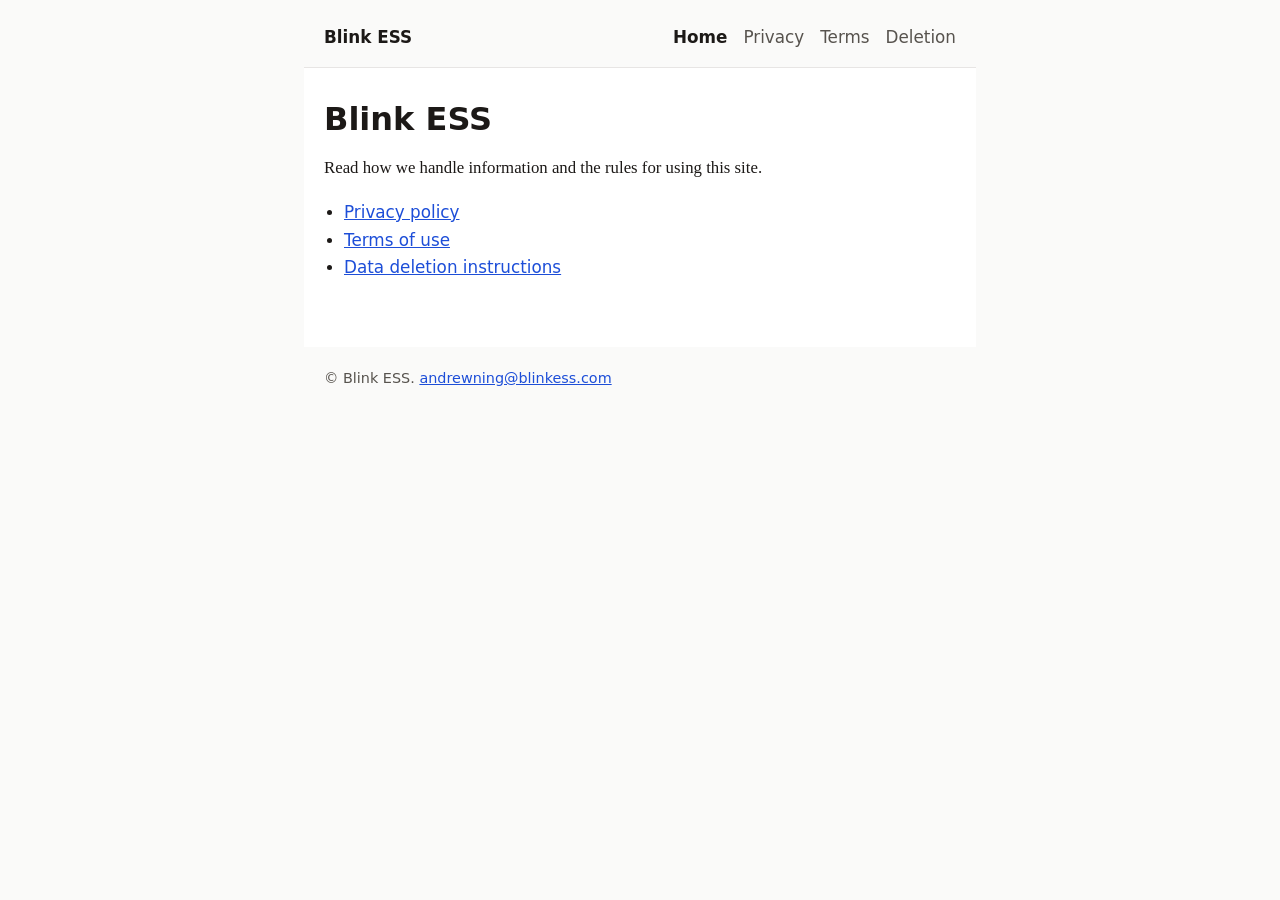
<file: index.html>
<!DOCTYPE html>
<html lang="en">
<head>
  <meta charset="utf-8">
  <meta name="viewport" content="width=device-width, initial-scale=1">
  <title>Blink ESS</title>
  <link rel="stylesheet" href="styles.css">
</head>
<body>
  <header class="site-header">
    <a class="brand" href="index.html">Blink ESS</a>
    <nav>
      <a href="index.html" aria-current="page">Home</a>
      <a href="privacy.html">Privacy</a>
      <a href="terms.html">Terms</a>
      <a href="deletion.html">Deletion</a>
    </nav>
  </header>
  <main>
    <h1>Blink ESS</h1>
    <p>Read how we handle information and the rules for using this site.</p>
    <ul class="doc-links">
      <li><a href="privacy.html">Privacy policy</a></li>
      <li><a href="terms.html">Terms of use</a></li>
      <li><a href="deletion.html">Data deletion instructions</a></li>
    </ul>
  </main>
  <footer>
    <p>&copy; Blink ESS. <a href="mailto:andrewning@blinkess.com">andrewning@blinkess.com</a></p>
  </footer>
</body>
</html>
</file>
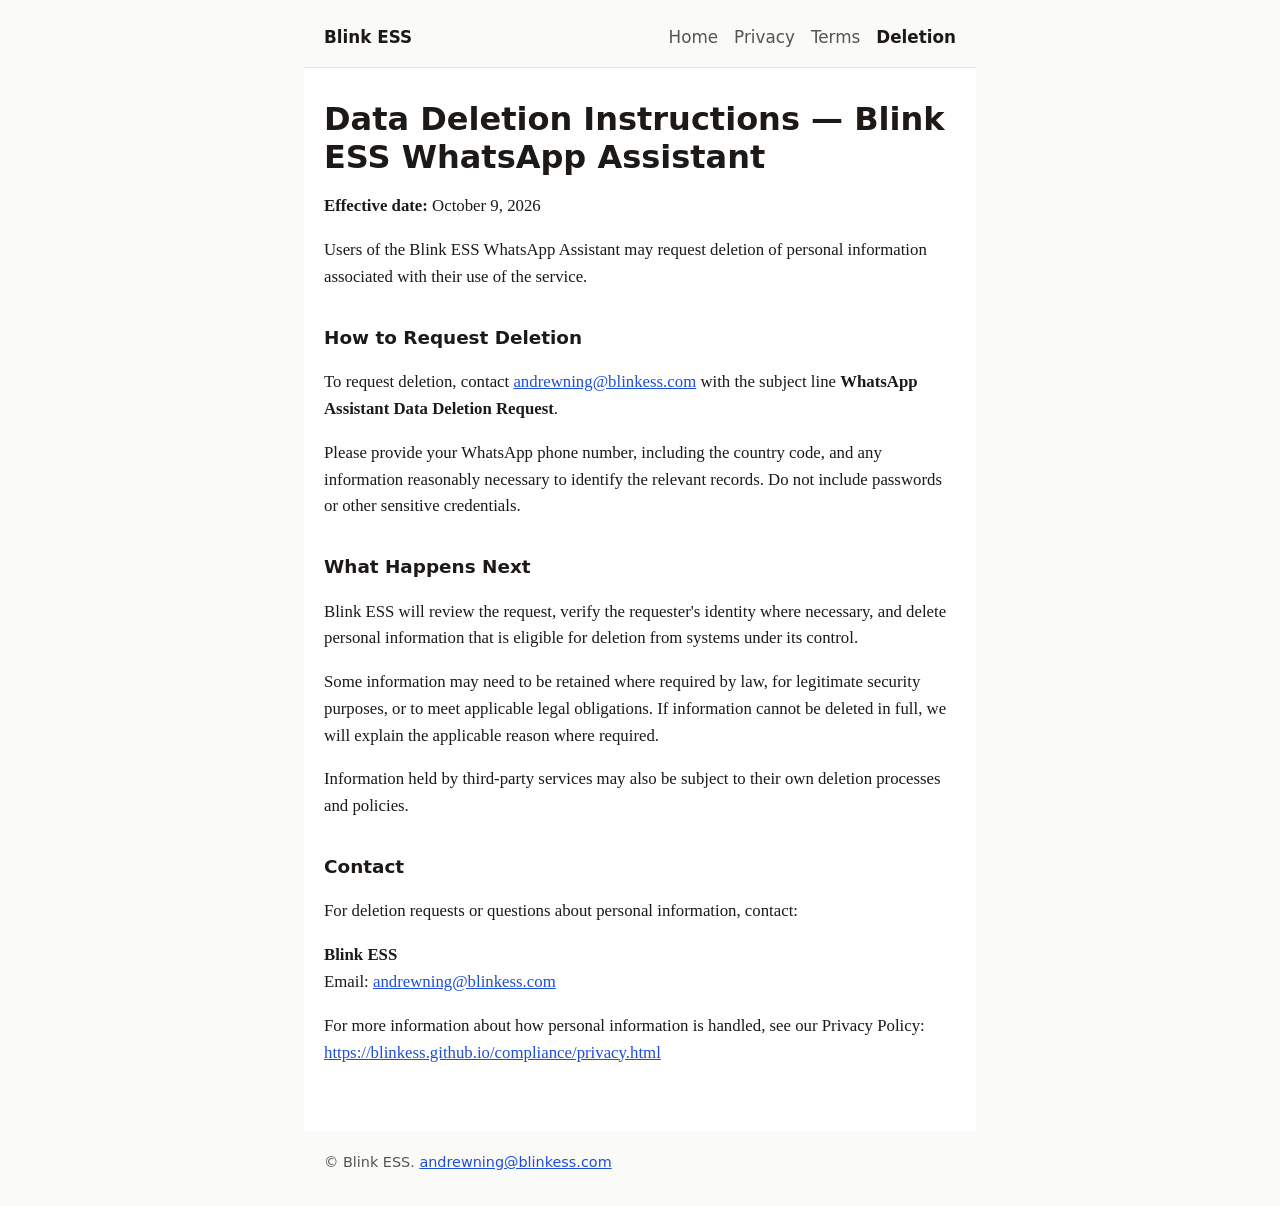
<file: deletion.html>
<!DOCTYPE html>
<html lang="en">
<head>
  <meta charset="utf-8">
  <meta name="viewport" content="width=device-width, initial-scale=1">
  <title>Data Deletion Instructions — Blink ESS WhatsApp Assistant</title>
  <link rel="stylesheet" href="styles.css">
</head>
<body>
  <header class="site-header">
    <a class="brand" href="index.html">Blink ESS</a>
    <nav>
      <a href="index.html">Home</a>
      <a href="privacy.html">Privacy</a>
      <a href="terms.html">Terms</a>
      <a href="deletion.html" aria-current="page">Deletion</a>
    </nav>
  </header>
  <main>
    <h1>Data Deletion Instructions — Blink ESS WhatsApp Assistant</h1>
    <p><strong>Effective date:</strong> October 9, 2026</p>
    <p>Users of the Blink ESS WhatsApp Assistant may request deletion of personal information associated with their use of the service.</p>

    <h2>How to Request Deletion</h2>
    <p>To request deletion, contact <a href="mailto:andrewning@blinkess.com">andrewning@blinkess.com</a> with the subject line <strong>WhatsApp Assistant Data Deletion Request</strong>.</p>
    <p>Please provide your WhatsApp phone number, including the country code, and any information reasonably necessary to identify the relevant records. Do not include passwords or other sensitive credentials.</p>

    <h2>What Happens Next</h2>
    <p>Blink ESS will review the request, verify the requester's identity where necessary, and delete personal information that is eligible for deletion from systems under its control.</p>
    <p>Some information may need to be retained where required by law, for legitimate security purposes, or to meet applicable legal obligations. If information cannot be deleted in full, we will explain the applicable reason where required.</p>
    <p>Information held by third-party services may also be subject to their own deletion processes and policies.</p>

    <h2>Contact</h2>
    <p>For deletion requests or questions about personal information, contact:</p>
    <p><strong>Blink ESS</strong><br>Email: <a href="mailto:andrewning@blinkess.com">andrewning@blinkess.com</a></p>
    <p>For more information about how personal information is handled, see our Privacy Policy: <a href="privacy.html">https://blinkess.github.io/compliance/privacy.html</a></p>
  </main>
  <footer>
    <p>&copy; Blink ESS. <a href="mailto:andrewning@blinkess.com">andrewning@blinkess.com</a></p>
  </footer>
</body>
</html>
</file>
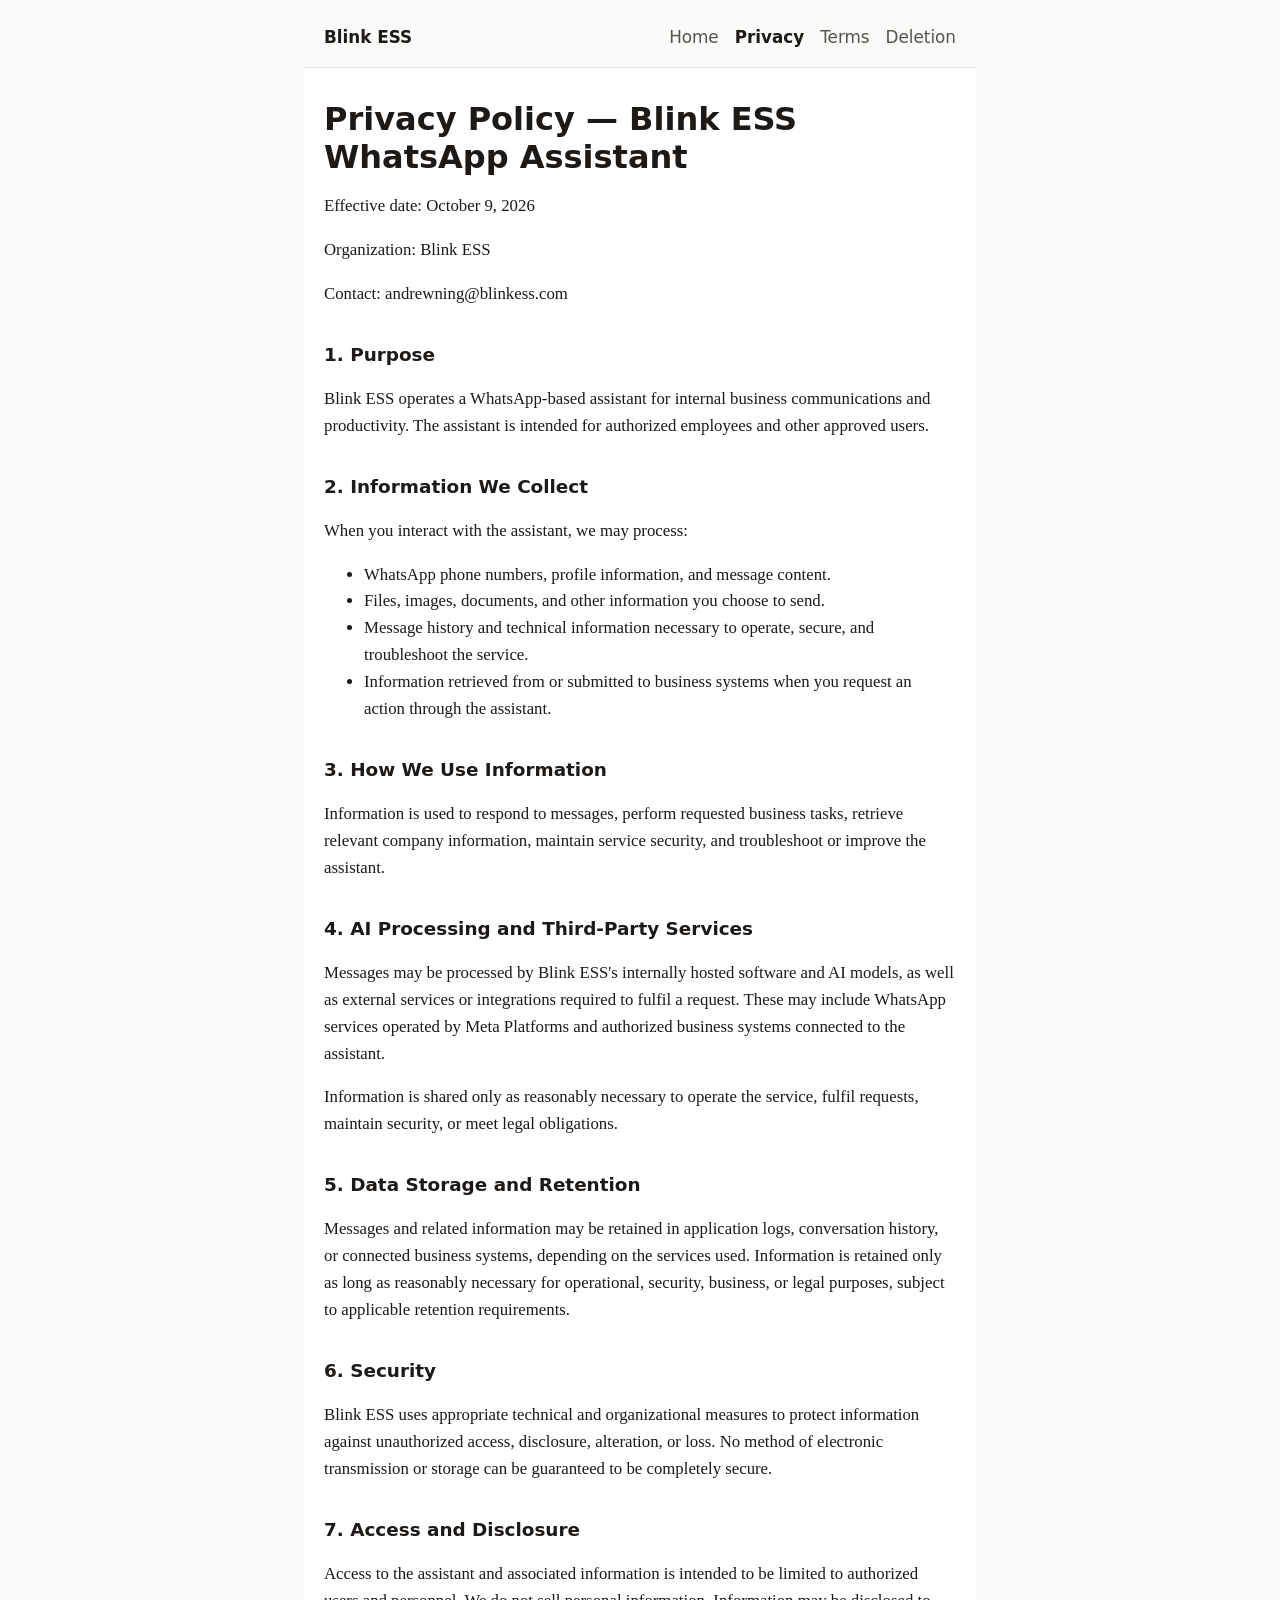
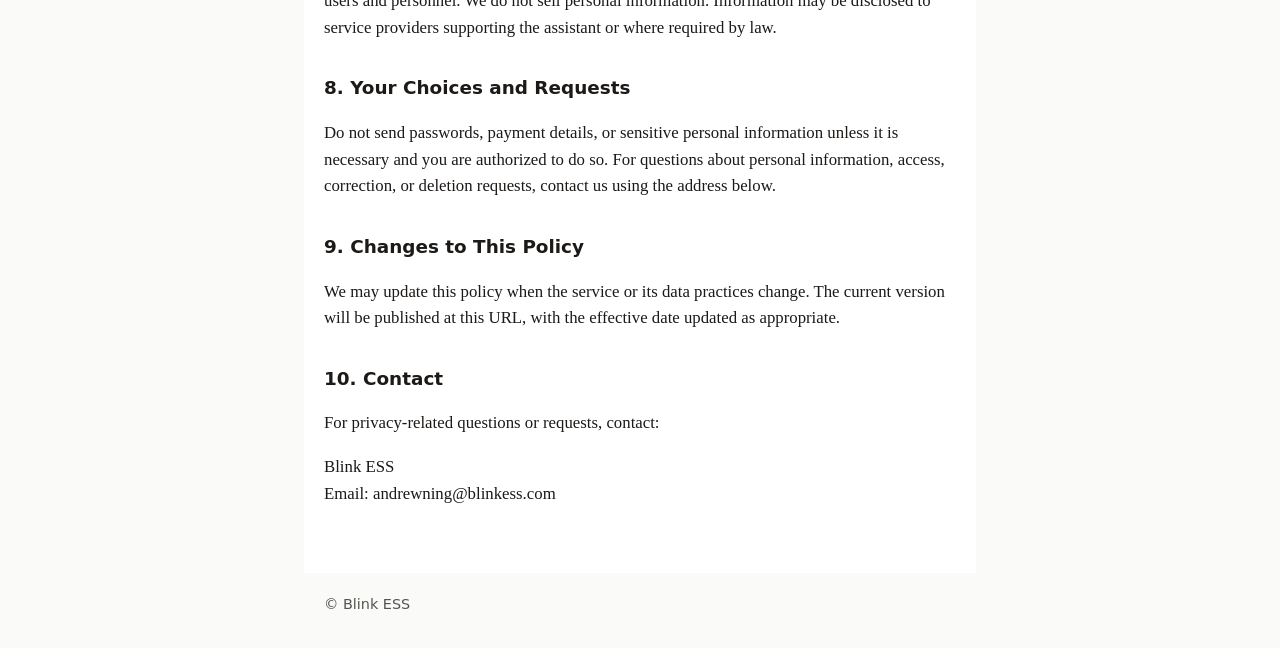
<file: privacy.html>
<!DOCTYPE html>
<html lang="en">
<head>
  <meta charset="utf-8">
  <meta name="viewport" content="width=device-width, initial-scale=1">
  <title>Privacy Policy — Blink ESS WhatsApp Assistant</title>
  <link rel="stylesheet" href="styles.css">
</head>
<body>
  <header class="site-header">
    <a class="brand" href="index.html">Blink ESS</a>
    <nav>
      <a href="index.html">Home</a>
      <a href="privacy.html" aria-current="page">Privacy</a>
      <a href="terms.html">Terms</a>
      <a href="deletion.html">Deletion</a>
    </nav>
  </header>
  <main>
    <h1>Privacy Policy — Blink ESS WhatsApp Assistant</h1>
    <p>Effective date: October 9, 2026</p>
    <p>Organization: Blink ESS</p>
    <p>Contact: andrewning@blinkess.com</p>

    <h2>1. Purpose</h2>
    <p>Blink ESS operates a WhatsApp-based assistant for internal business communications and productivity. The assistant is intended for authorized employees and other approved users.</p>

    <h2>2. Information We Collect</h2>
    <p>When you interact with the assistant, we may process:</p>
    <ul>
      <li>WhatsApp phone numbers, profile information, and message content.</li>
      <li>Files, images, documents, and other information you choose to send.</li>
      <li>Message history and technical information necessary to operate, secure, and troubleshoot the service.</li>
      <li>Information retrieved from or submitted to business systems when you request an action through the assistant.</li>
    </ul>

    <h2>3. How We Use Information</h2>
    <p>Information is used to respond to messages, perform requested business tasks, retrieve relevant company information, maintain service security, and troubleshoot or improve the assistant.</p>

    <h2>4. AI Processing and Third-Party Services</h2>
    <p>Messages may be processed by Blink ESS's internally hosted software and AI models, as well as external services or integrations required to fulfil a request. These may include WhatsApp services operated by Meta Platforms and authorized business systems connected to the assistant.</p>
    <p>Information is shared only as reasonably necessary to operate the service, fulfil requests, maintain security, or meet legal obligations.</p>

    <h2>5. Data Storage and Retention</h2>
    <p>Messages and related information may be retained in application logs, conversation history, or connected business systems, depending on the services used. Information is retained only as long as reasonably necessary for operational, security, business, or legal purposes, subject to applicable retention requirements.</p>

    <h2>6. Security</h2>
    <p>Blink ESS uses appropriate technical and organizational measures to protect information against unauthorized access, disclosure, alteration, or loss. No method of electronic transmission or storage can be guaranteed to be completely secure.</p>

    <h2>7. Access and Disclosure</h2>
    <p>Access to the assistant and associated information is intended to be limited to authorized users and personnel. We do not sell personal information. Information may be disclosed to service providers supporting the assistant or where required by law.</p>

    <h2>8. Your Choices and Requests</h2>
    <p>Do not send passwords, payment details, or sensitive personal information unless it is necessary and you are authorized to do so. For questions about personal information, access, correction, or deletion requests, contact us using the address below.</p>

    <h2>9. Changes to This Policy</h2>
    <p>We may update this policy when the service or its data practices change. The current version will be published at this URL, with the effective date updated as appropriate.</p>

    <h2>10. Contact</h2>
    <p>For privacy-related questions or requests, contact:</p>
    <p>Blink ESS<br>Email: andrewning@blinkess.com</p>
  </main>
  <footer>
    <p>&copy; Blink ESS</p>
  </footer>
</body>
</html>
</file>
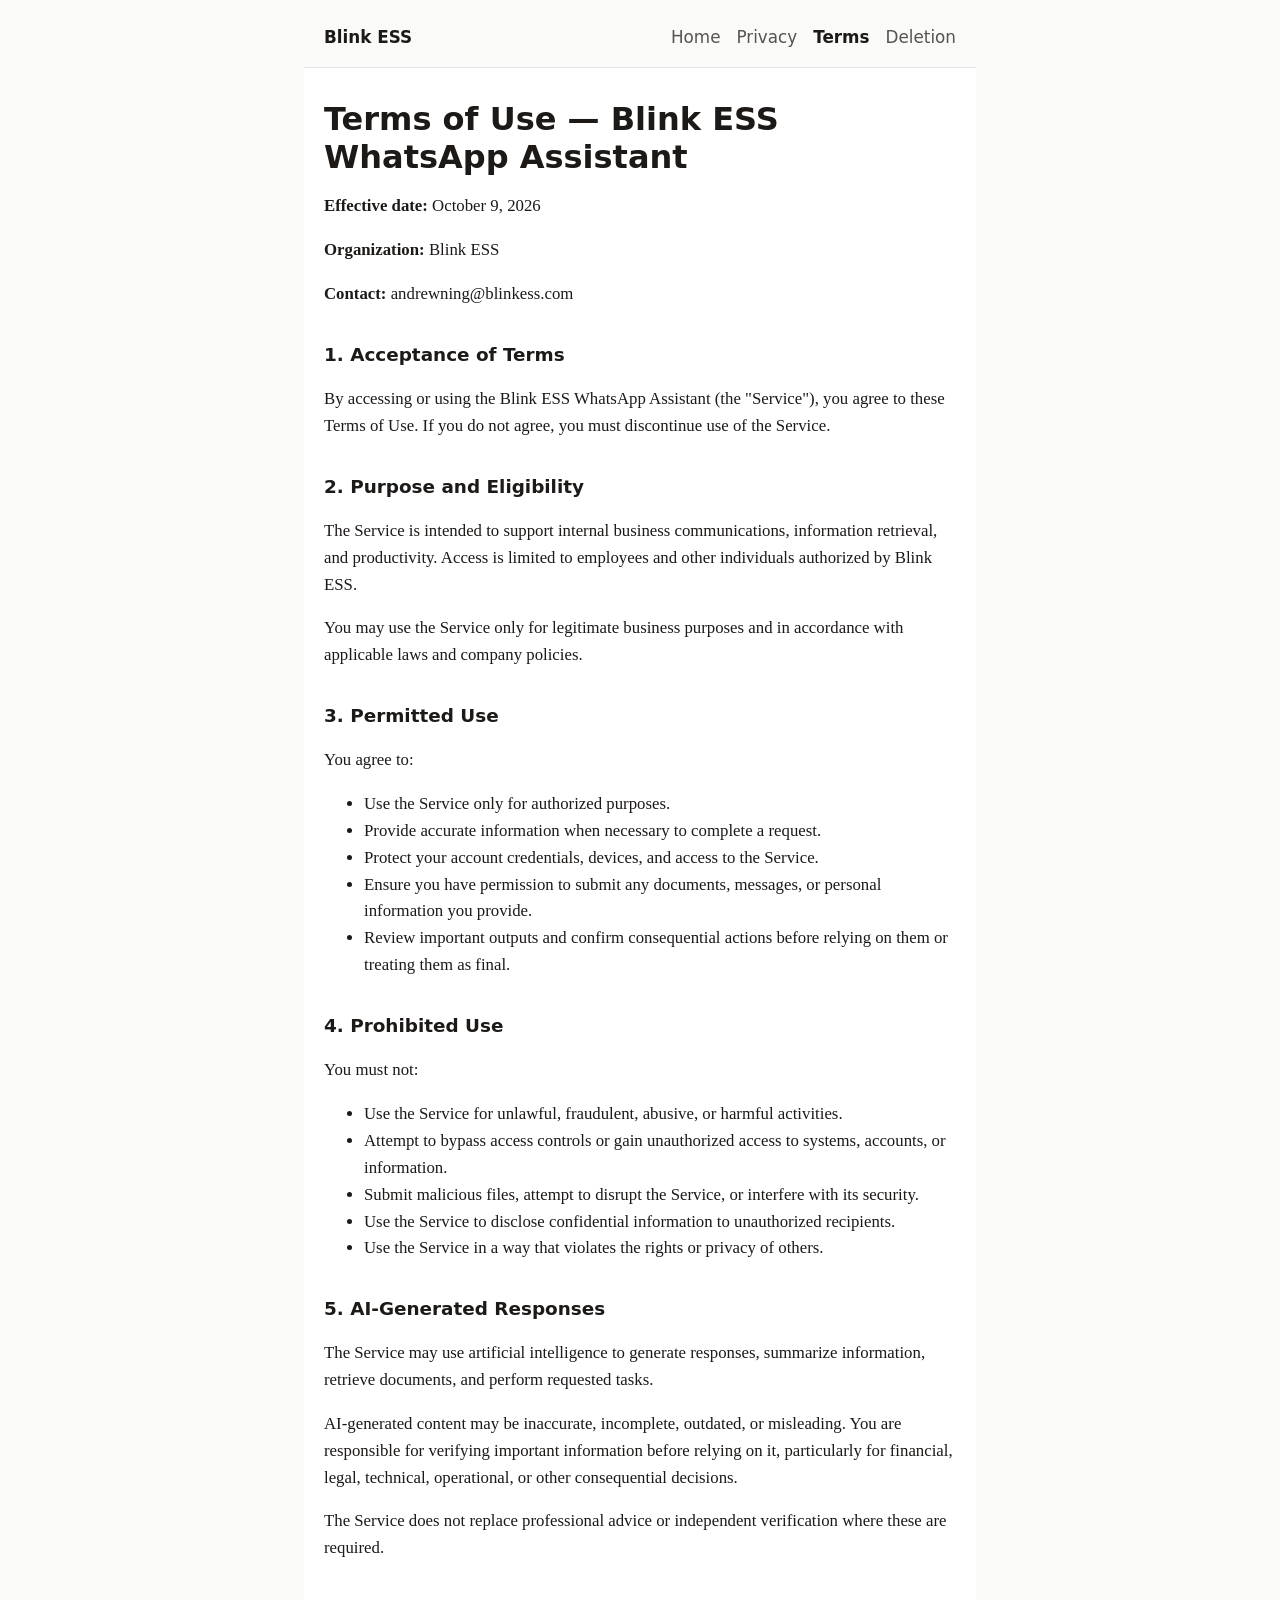
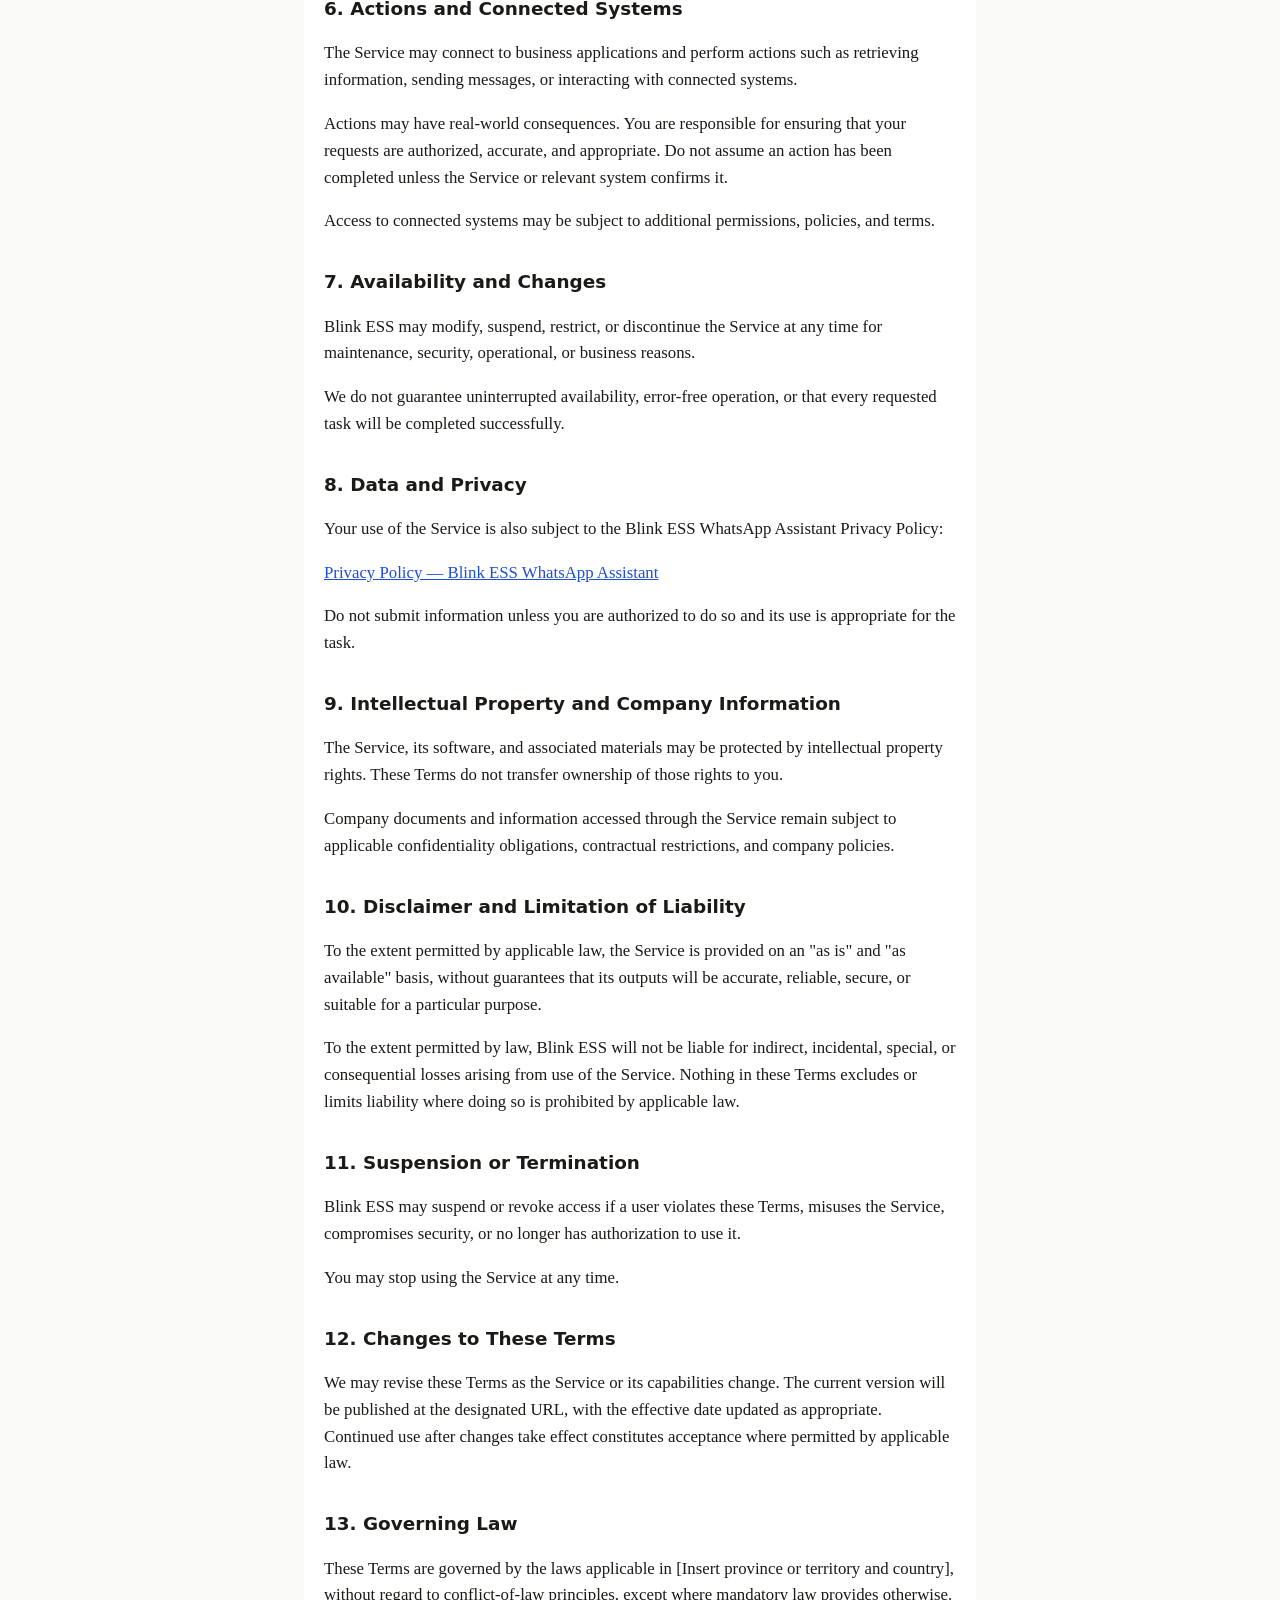
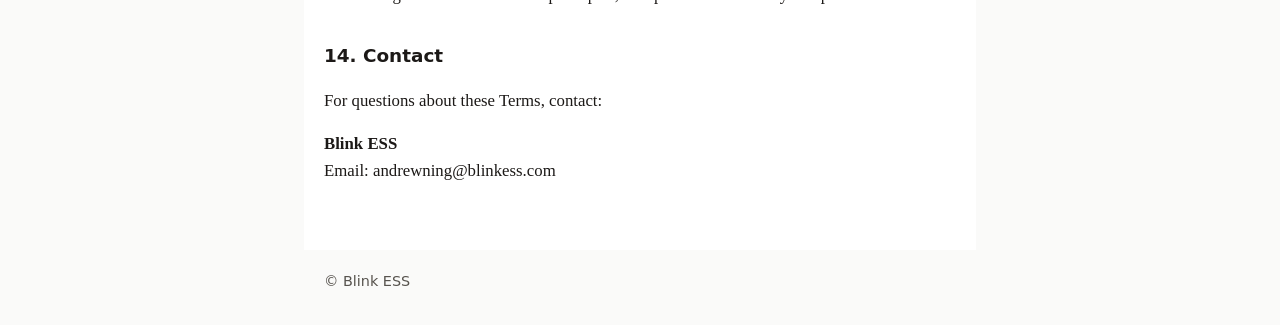
<file: terms.html>
<!DOCTYPE html>
<html lang="en">
<head>
  <meta charset="utf-8">
  <meta name="viewport" content="width=device-width, initial-scale=1">
  <title>Terms of Use — Blink ESS WhatsApp Assistant</title>
  <link rel="stylesheet" href="styles.css">
</head>
<body>
  <header class="site-header">
    <a class="brand" href="index.html">Blink ESS</a>
    <nav>
      <a href="index.html">Home</a>
      <a href="privacy.html">Privacy</a>
      <a href="terms.html" aria-current="page">Terms</a>
      <a href="deletion.html">Deletion</a>
    </nav>
  </header>
  <main>
    <h1>Terms of Use — Blink ESS WhatsApp Assistant</h1>
    <p><strong>Effective date:</strong> October 9, 2026</p>
    <p><strong>Organization:</strong> Blink ESS</p>
    <p><strong>Contact:</strong> andrewning@blinkess.com</p>

    <h2>1. Acceptance of Terms</h2>
    <p>By accessing or using the Blink ESS WhatsApp Assistant (the "Service"), you agree to these Terms of Use. If you do not agree, you must discontinue use of the Service.</p>

    <h2>2. Purpose and Eligibility</h2>
    <p>The Service is intended to support internal business communications, information retrieval, and productivity. Access is limited to employees and other individuals authorized by Blink ESS.</p>
    <p>You may use the Service only for legitimate business purposes and in accordance with applicable laws and company policies.</p>

    <h2>3. Permitted Use</h2>
    <p>You agree to:</p>
    <ul>
      <li>Use the Service only for authorized purposes.</li>
      <li>Provide accurate information when necessary to complete a request.</li>
      <li>Protect your account credentials, devices, and access to the Service.</li>
      <li>Ensure you have permission to submit any documents, messages, or personal information you provide.</li>
      <li>Review important outputs and confirm consequential actions before relying on them or treating them as final.</li>
    </ul>

    <h2>4. Prohibited Use</h2>
    <p>You must not:</p>
    <ul>
      <li>Use the Service for unlawful, fraudulent, abusive, or harmful activities.</li>
      <li>Attempt to bypass access controls or gain unauthorized access to systems, accounts, or information.</li>
      <li>Submit malicious files, attempt to disrupt the Service, or interfere with its security.</li>
      <li>Use the Service to disclose confidential information to unauthorized recipients.</li>
      <li>Use the Service in a way that violates the rights or privacy of others.</li>
    </ul>

    <h2>5. AI-Generated Responses</h2>
    <p>The Service may use artificial intelligence to generate responses, summarize information, retrieve documents, and perform requested tasks.</p>
    <p>AI-generated content may be inaccurate, incomplete, outdated, or misleading. You are responsible for verifying important information before relying on it, particularly for financial, legal, technical, operational, or other consequential decisions.</p>
    <p>The Service does not replace professional advice or independent verification where these are required.</p>

    <h2>6. Actions and Connected Systems</h2>
    <p>The Service may connect to business applications and perform actions such as retrieving information, sending messages, or interacting with connected systems.</p>
    <p>Actions may have real-world consequences. You are responsible for ensuring that your requests are authorized, accurate, and appropriate. Do not assume an action has been completed unless the Service or relevant system confirms it.</p>
    <p>Access to connected systems may be subject to additional permissions, policies, and terms.</p>

    <h2>7. Availability and Changes</h2>
    <p>Blink ESS may modify, suspend, restrict, or discontinue the Service at any time for maintenance, security, operational, or business reasons.</p>
    <p>We do not guarantee uninterrupted availability, error-free operation, or that every requested task will be completed successfully.</p>

    <h2>8. Data and Privacy</h2>
    <p>Your use of the Service is also subject to the Blink ESS WhatsApp Assistant Privacy Policy:</p>
    <p><a href="privacy.html">Privacy Policy — Blink ESS WhatsApp Assistant</a></p>
    <p>Do not submit information unless you are authorized to do so and its use is appropriate for the task.</p>

    <h2>9. Intellectual Property and Company Information</h2>
    <p>The Service, its software, and associated materials may be protected by intellectual property rights. These Terms do not transfer ownership of those rights to you.</p>
    <p>Company documents and information accessed through the Service remain subject to applicable confidentiality obligations, contractual restrictions, and company policies.</p>

    <h2>10. Disclaimer and Limitation of Liability</h2>
    <p>To the extent permitted by applicable law, the Service is provided on an "as is" and "as available" basis, without guarantees that its outputs will be accurate, reliable, secure, or suitable for a particular purpose.</p>
    <p>To the extent permitted by law, Blink ESS will not be liable for indirect, incidental, special, or consequential losses arising from use of the Service. Nothing in these Terms excludes or limits liability where doing so is prohibited by applicable law.</p>

    <h2>11. Suspension or Termination</h2>
    <p>Blink ESS may suspend or revoke access if a user violates these Terms, misuses the Service, compromises security, or no longer has authorization to use it.</p>
    <p>You may stop using the Service at any time.</p>

    <h2>12. Changes to These Terms</h2>
    <p>We may revise these Terms as the Service or its capabilities change. The current version will be published at the designated URL, with the effective date updated as appropriate. Continued use after changes take effect constitutes acceptance where permitted by applicable law.</p>

    <h2>13. Governing Law</h2>
    <p>These Terms are governed by the laws applicable in [Insert province or territory and country], without regard to conflict-of-law principles, except where mandatory law provides otherwise.</p>

    <h2>14. Contact</h2>
    <p>For questions about these Terms, contact:</p>
    <p><strong>Blink ESS</strong><br>Email: andrewning@blinkess.com</p>
  </main>
  <footer>
    <p>&copy; Blink ESS</p>
  </footer>
</body>
</html>
</file>
<file: styles.css>
:root {
  color-scheme: light;
  --text: #1c1917;
  --muted: #57534e;
  --line: #e7e5e4;
  --bg: #fafaf9;
  --card: #ffffff;
  --link: #1d4ed8;
}

* {
  box-sizing: border-box;
}

body {
  margin: 0;
  font-family: Georgia, "Times New Roman", serif;
  font-size: 1.05rem;
  line-height: 1.6;
  color: var(--text);
  background: var(--bg);
}

.site-header,
main,
footer {
  max-width: 42rem;
  margin-left: auto;
  margin-right: auto;
  padding-left: 1.25rem;
  padding-right: 1.25rem;
}

.site-header {
  display: flex;
  flex-wrap: wrap;
  align-items: baseline;
  justify-content: space-between;
  gap: 0.75rem 1.5rem;
  padding-top: 1.5rem;
  padding-bottom: 1rem;
  border-bottom: 1px solid var(--line);
  font-family: system-ui, sans-serif;
}

.brand {
  font-weight: 650;
  color: var(--text);
  text-decoration: none;
}

nav {
  display: flex;
  gap: 1rem;
}

nav a {
  color: var(--muted);
  text-decoration: none;
}

nav a[aria-current="page"] {
  color: var(--text);
  font-weight: 650;
}

main {
  padding-top: 2rem;
  padding-bottom: 3rem;
  background: var(--card);
}

h1 {
  font-family: system-ui, sans-serif;
  font-size: 2rem;
  line-height: 1.2;
  margin: 0 0 1rem;
}

h2 {
  font-family: system-ui, sans-serif;
  font-size: 1.15rem;
  margin: 2rem 0 0.5rem;
}

p,
li {
  color: var(--text);
}

a {
  color: var(--link);
}

.notice {
  padding: 0.75rem 1rem;
  background: #fffbeb;
  border: 1px solid #fde68a;
  color: var(--muted);
  font-family: system-ui, sans-serif;
  font-size: 0.95rem;
}

.doc-links {
  padding-left: 1.25rem;
}

.doc-links a {
  font-family: system-ui, sans-serif;
}

footer {
  padding-top: 1.25rem;
  padding-bottom: 2rem;
  color: var(--muted);
  font-family: system-ui, sans-serif;
  font-size: 0.9rem;
}

footer p {
  color: var(--muted);
  margin: 0;
}
</file>
